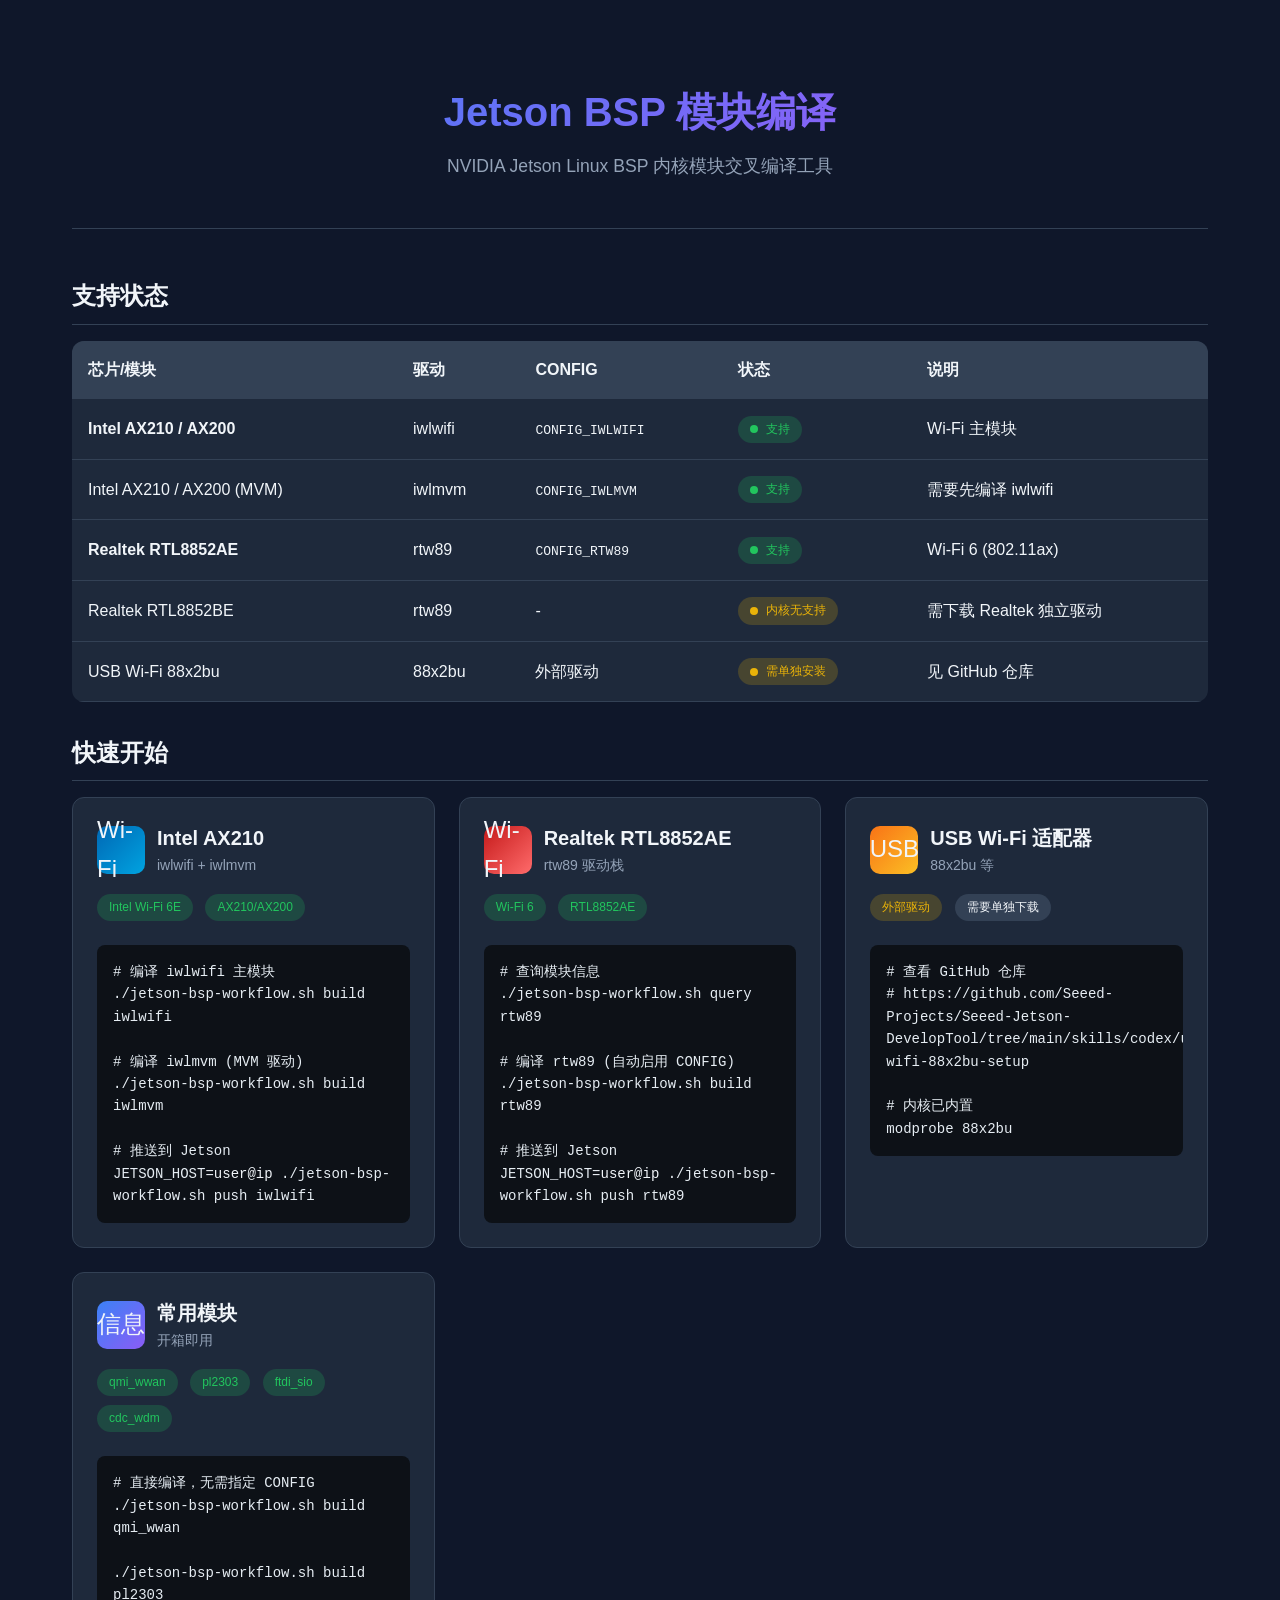
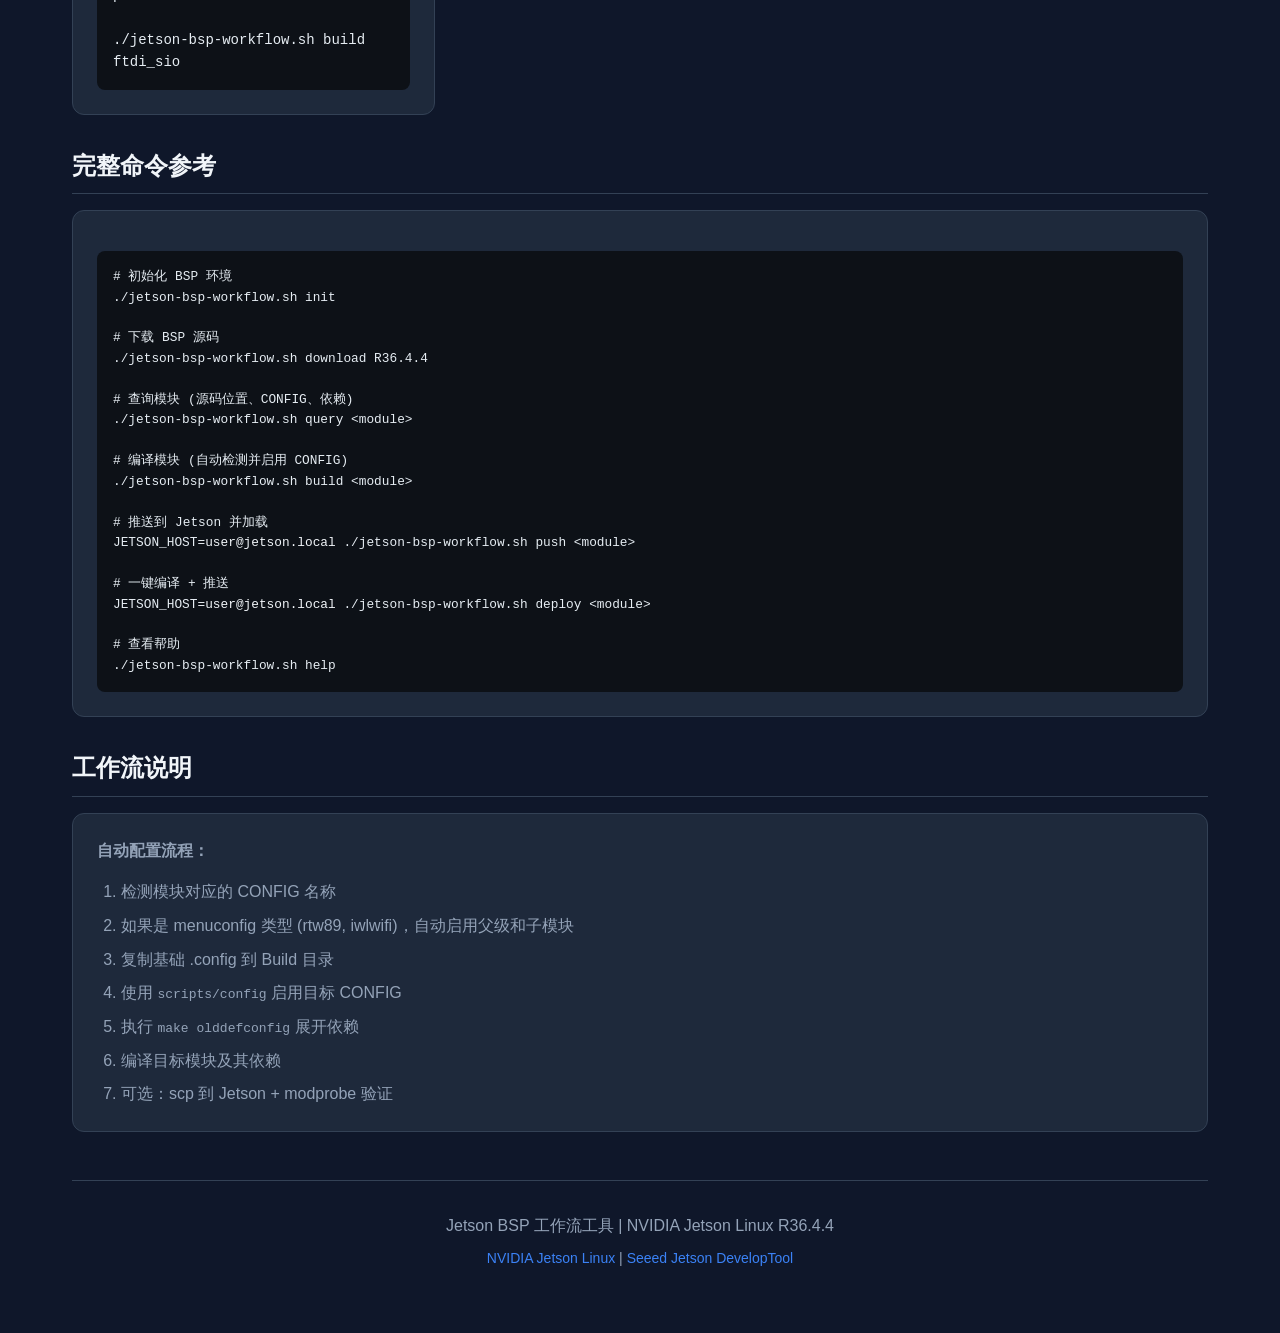
<file: index.html>
<!DOCTYPE html>
<html lang="zh-CN">
<head>
    <meta charset="UTF-8">
    <meta name="viewport" content="width=device-width, initial-scale=1.0">
    <title>Jetson BSP 编译工作流</title>
    <style>
        :root {
            --bg-dark: #0f172a;
            --bg-card: #1e293b;
            --bg-hover: #334155;
            --text-primary: #f1f5f9;
            --text-secondary: #94a3b8;
            --accent-blue: #3b82f6;
            --accent-green: #22c55e;
            --accent-yellow: #eab308;
            --accent-red: #ef4444;
            --accent-purple: #a855f7;
            --border: #334155;
        }

        * {
            margin: 0;
            padding: 0;
            box-sizing: border-box;
        }

        body {
            font-family: -apple-system, BlinkMacSystemFont, 'Segoe UI', Roboto, sans-serif;
            background: var(--bg-dark);
            color: var(--text-primary);
            line-height: 1.6;
            min-height: 100vh;
        }

        .container {
            max-width: 1200px;
            margin: 0 auto;
            padding: 2rem;
        }

        header {
            text-align: center;
            padding: 3rem 0;
            border-bottom: 1px solid var(--border);
            margin-bottom: 3rem;
        }

        h1 {
            font-size: 2.5rem;
            font-weight: 700;
            margin-bottom: 0.5rem;
            background: linear-gradient(135deg, var(--accent-blue), var(--accent-purple));
            -webkit-background-clip: text;
            -webkit-text-fill-color: transparent;
        }

        .subtitle {
            color: var(--text-secondary);
            font-size: 1.1rem;
        }

        .grid {
            display: grid;
            grid-template-columns: repeat(auto-fit, minmax(350px, 1fr));
            gap: 1.5rem;
            margin-bottom: 2rem;
        }

        .card {
            background: var(--bg-card);
            border-radius: 12px;
            padding: 1.5rem;
            border: 1px solid var(--border);
            transition: transform 0.2s, box-shadow 0.2s;
        }

        .card:hover {
            transform: translateY(-2px);
            box-shadow: 0 10px 40px rgba(0,0,0,0.3);
        }

        .card-header {
            display: flex;
            align-items: center;
            gap: 0.75rem;
            margin-bottom: 1rem;
        }

        .card-icon {
            width: 48px;
            height: 48px;
            border-radius: 10px;
            display: flex;
            align-items: center;
            justify-content: center;
            font-size: 1.5rem;
        }

        .card-icon.intel { background: linear-gradient(135deg, #0068b5, #00a3e0); }
        .card-icon.realtek { background: linear-gradient(135deg, #c51a1a, #ff6b6b); }
        .card-icon.usb { background: linear-gradient(135deg, #f97316, #fbbf24); }
        .card-icon.info { background: linear-gradient(135deg, #3b82f6, #8b5cf6); }

        .card-title {
            font-size: 1.25rem;
            font-weight: 600;
        }

        .card-subtitle {
            font-size: 0.875rem;
            color: var(--text-secondary);
        }

        .chip {
            display:-badge;
            background: var(--bg-hover);
            padding: 0.25rem 0.75rem;
            border-radius: 20px;
            font-size: 0.75rem;
            font-weight: 500;
            margin-right: 0.5rem;
            margin-bottom: 0.5rem;
            display: inline-block;
        }

        .chip.success { background: rgba(34, 197, 94, 0.2); color: var(--accent-green); }
        .chip.warning { background: rgba(234, 179, 8, 0.2); color: var(--accent-yellow); }
        .chip.error { background: rgba(239, 68, 68, 0.2); color: var(--accent-red); }

        .command-box {
            background: #0d1117;
            border-radius: 8px;
            padding: 1rem;
            margin-top: 1rem;
            font-family: 'SF Mono', Monaco, Consolas, monospace;
            font-size: 0.875rem;
            overflow-x: auto;
        }

        .command-box code {
            color: #e6edf3;
        }

        .command-comment { color: #8b949e; }
        .command-cmd { color: #79c0ff; }
        .command-var { color: #ffa657; }

        h2 {
            font-size: 1.5rem;
            margin: 2rem 0 1rem;
            padding-bottom: 0.5rem;
            border-bottom: 1px solid var(--border);
        }

        .status-table {
            width: 100%;
            border-collapse: collapse;
            background: var(--bg-card);
            border-radius: 12px;
            overflow: hidden;
        }

        .status-table th,
        .status-table td {
            padding: 1rem;
            text-align: left;
            border-bottom: 1px solid var(--border);
        }

        .status-table th {
            background: var(--bg-hover);
            font-weight: 600;
        }

        .status-badge {
            display: inline-flex;
            align-items: center;
            gap: 0.5rem;
            padding: 0.25rem 0.75rem;
            border-radius: 20px;
            font-size: 0.75rem;
            font-weight: 500;
        }

        .status-badge.success { background: rgba(34, 197, 94, 0.2); color: var(--accent-green); }
        .status-badge.warning { background: rgba(234, 179, 8, 0.2); color: var(--accent-yellow); }
        .status-badge.error { background: rgba(239, 68, 68, 0.2); color: var(--accent-red); }

        .status-dot {
            width: 8px;
            height: 8px;
            border-radius: 50%;
        }

        .status-dot.success { background: var(--accent-green); }
        .status-dot.warning { background: var(--accent-yellow); }
        .status-dot.error { background: var(--accent-red); }

        footer {
            text-align: center;
            padding: 2rem;
            color: var(--text-secondary);
            border-top: 1px solid var(--border);
            margin-top: 3rem;
        }

        a {
            color: var(--accent-blue);
            text-decoration: none;
        }

        a:hover {
            text-decoration: underline;
        }

        @media (max-width: 768px) {
            .container {
                padding: 1rem;
            }
            h1 {
                font-size: 1.75rem;
            }
            .grid {
                grid-template-columns: 1fr;
            }
        }
    </style>
</head>
<body>
    <div class="container">
        <header>
            <h1>Jetson BSP 模块编译</h1>
            <p class="subtitle">NVIDIA Jetson Linux BSP 内核模块交叉编译工具</p>
        </header>

        <section>
            <h2>支持状态</h2>
            <table class="status-table">
                <thead>
                    <tr>
                        <th>芯片/模块</th>
                        <th>驱动</th>
                        <th>CONFIG</th>
                        <th>状态</th>
                        <th>说明</th>
                    </tr>
                </thead>
                <tbody>
                    <tr>
                        <td><strong>Intel AX210 / AX200</strong></td>
                        <td>iwlwifi</td>
                        <td><code>CONFIG_IWLWIFI</code></td>
                        <td><span class="status-badge success"><span class="status-dot success"></span> 支持</span></td>
                        <td>Wi-Fi 主模块</td>
                    </tr>
                    <tr>
                        <td>Intel AX210 / AX200 (MVM)</td>
                        <td>iwlmvm</td>
                        <td><code>CONFIG_IWLMVM</code></td>
                        <td><span class="status-badge success"><span class="status-dot success"></span> 支持</span></td>
                        <td>需要先编译 iwlwifi</td>
                    </tr>
                    <tr>
                        <td><strong>Realtek RTL8852AE</strong></td>
                        <td>rtw89</td>
                        <td><code>CONFIG_RTW89</code></td>
                        <td><span class="status-badge success"><span class="status-dot success"></span> 支持</span></td>
                        <td>Wi-Fi 6 (802.11ax)</td>
                    </tr>
                    <tr>
                        <td>Realtek RTL8852BE</td>
                        <td>rtw89</td>
                        <td>-</td>
                        <td><span class="status-badge warning"><span class="status-dot warning"></span> 内核无支持</span></td>
                        <td>需下载 Realtek 独立驱动</td>
                    </tr>
                    <tr>
                        <td>USB Wi-Fi 88x2bu</td>
                        <td>88x2bu</td>
                        <td>外部驱动</td>
                        <td><span class="status-badge warning"><span class="status-dot warning"></span> 需单独安装</span></td>
                        <td>见 GitHub 仓库</td>
                    </tr>
                </tbody>
            </table>
        </section>

        <section>
            <h2>快速开始</h2>
            <div class="grid">
                <div class="card">
                    <div class="card-header">
                        <div class="card-icon intel">Wi-Fi</div>
                        <div>
                            <div class="card-title">Intel AX210</div>
                            <div class="card-subtitle">iwlwifi + iwlmvm</div>
                        </div>
                    </div>
                    <div>
                        <span class="chip success">Intel Wi-Fi 6E</span>
                        <span class="chip success">AX210/AX200</span>
                    </div>
                    <div class="command-box">
                        <code class="command-comment"># 编译 iwlwifi 主模块</code><br>
                        <code class="command-cmd">./jetson-bsp-workflow.sh build iwlwifi</code><br><br>
                        <code class="command-comment"># 编译 iwlmvm (MVM 驱动)</code><br>
                        <code class="command-cmd">./jetson-bsp-workflow.sh build iwlmvm</code><br><br>
                        <code class="command-comment"># 推送到 Jetson</code><br>
                        <code class="command-var">JETSON_HOST</code>=user@ip <code class="command-cmd">./jetson-bsp-workflow.sh push iwlwifi</code>
                    </div>
                </div>

                <div class="card">
                    <div class="card-header">
                        <div class="card-icon realtek">Wi-Fi</div>
                        <div>
                            <div class="card-title">Realtek RTL8852AE</div>
                            <div class="card-subtitle">rtw89 驱动栈</div>
                        </div>
                    </div>
                    <div>
                        <span class="chip success">Wi-Fi 6</span>
                        <span class="chip success">RTL8852AE</span>
                    </div>
                    <div class="command-box">
                        <code class="command-comment"># 查询模块信息</code><br>
                        <code class="command-cmd">./jetson-bsp-workflow.sh query rtw89</code><br><br>
                        <code class="command-comment"># 编译 rtw89 (自动启用 CONFIG)</code><br>
                        <code class="command-cmd">./jetson-bsp-workflow.sh build rtw89</code><br><br>
                        <code class="command-comment"># 推送到 Jetson</code><br>
                        <code class="command-var">JETSON_HOST</code>=user@ip <code class="command-cmd">./jetson-bsp-workflow.sh push rtw89</code>
                    </div>
                </div>

                <div class="card">
                    <div class="card-header">
                        <div class="card-icon usb">USB</div>
                        <div>
                            <div class="card-title">USB Wi-Fi 适配器</div>
                            <div class="card-subtitle">88x2bu 等</div>
                        </div>
                    </div>
                    <div>
                        <span class="chip warning">外部驱动</span>
                        <span class="chip">需要单独下载</span>
                    </div>
                    <div class="command-box">
                        <code class="command-comment"># 查看 GitHub 仓库</code><br>
                        <code class="command-cmd"># https://github.com/Seeed-Projects/Seeed-Jetson-DevelopTool/tree/main/skills/codex/usb-wifi-88x2bu-setup</code><br><br>
                        <code class="command-comment"># 内核已内置</code><br>
                        <code class="command-cmd">modprobe 88x2bu</code>
                    </div>
                </div>

                <div class="card">
                    <div class="card-header">
                        <div class="card-icon info">信息</div>
                        <div>
                            <div class="card-title">常用模块</div>
                            <div class="card-subtitle">开箱即用</div>
                        </div>
                    </div>
                    <div>
                        <span class="chip success">qmi_wwan</span>
                        <span class="chip success">pl2303</span>
                        <span class="chip success">ftdi_sio</span>
                        <span class="chip success">cdc_wdm</span>
                    </div>
                    <div class="command-box">
                        <code class="command-comment"># 直接编译，无需指定 CONFIG</code><br>
                        <code class="command-cmd">./jetson-bsp-workflow.sh build qmi_wwan</code><br><br>
                        <code class="command-cmd">./jetson-bsp-workflow.sh build pl2303</code><br><br>
                        <code class="command-cmd">./jetson-bsp-workflow.sh build ftdi_sio</code>
                    </div>
                </div>
            </div>
        </section>

        <section>
            <h2>完整命令参考</h2>
            <div class="card">
                <div class="command-box" style="font-size: 0.8rem;">
                    <code class="command-comment"># 初始化 BSP 环境</code><br>
                    <code class="command-cmd">./jetson-bsp-workflow.sh init</code><br><br>

                    <code class="command-comment"># 下载 BSP 源码</code><br>
                    <code class="command-cmd">./jetson-bsp-workflow.sh download R36.4.4</code><br><br>

                    <code class="command-comment"># 查询模块 (源码位置、CONFIG、依赖)</code><br>
                    <code class="command-cmd">./jetson-bsp-workflow.sh query &lt;module&gt;</code><br><br>

                    <code class="command-comment"># 编译模块 (自动检测并启用 CONFIG)</code><br>
                    <code class="command-cmd">./jetson-bsp-workflow.sh build &lt;module&gt;</code><br><br>

                    <code class="command-comment"># 推送到 Jetson 并加载</code><br>
                    <code class="command-var">JETSON_HOST</code>=user@jetson.local <code class="command-cmd">./jetson-bsp-workflow.sh push &lt;module&gt;</code><br><br>

                    <code class="command-comment"># 一键编译 + 推送</code><br>
                    <code class="command-var">JETSON_HOST</code>=user@jetson.local <code class="command-cmd">./jetson-bsp-workflow.sh deploy &lt;module&gt;</code><br><br>

                    <code class="command-comment"># 查看帮助</code><br>
                    <code class="command-cmd">./jetson-bsp-workflow.sh help</code>
                </div>
            </div>
        </section>

        <section>
            <h2>工作流说明</h2>
            <div class="card">
                <p style="margin-bottom: 1rem; color: var(--text-secondary);">
                    <strong>自动配置流程：</strong>
                </p>
                <ol style="margin-left: 1.5rem; color: var(--text-secondary);">
                    <li style="margin-bottom: 0.5rem;">检测模块对应的 CONFIG 名称</li>
                    <li style="margin-bottom: 0.5rem;">如果是 menuconfig 类型 (rtw89, iwlwifi)，自动启用父级和子模块</li>
                    <li style="margin-bottom: 0.5rem;">复制基础 .config 到 Build 目录</li>
                    <li style="margin-bottom: 0.5rem;">使用 <code>scripts/config</code> 启用目标 CONFIG</li>
                    <li style="margin-bottom: 0.5rem;">执行 <code>make olddefconfig</code> 展开依赖</li>
                    <li style="margin-bottom: 0.5rem;">编译目标模块及其依赖</li>
                    <li>可选：scp 到 Jetson + modprobe 验证</li>
                </ol>
            </div>
        </section>

        <footer>
            <p>Jetson BSP 工作流工具 | NVIDIA Jetson Linux R36.4.4</p>
            <p style="margin-top: 0.5rem; font-size: 0.875rem;">
                <a href="https://developer.nvidia.com/embedded/jetson-linux">NVIDIA Jetson Linux</a> |
                <a href="https://github.com/Seeed-Projects/Seeed-Jetson-DevelopTool">Seeed Jetson DevelopTool</a>
            </p>
        </footer>
    </div>
</body>
</html>
</file>
